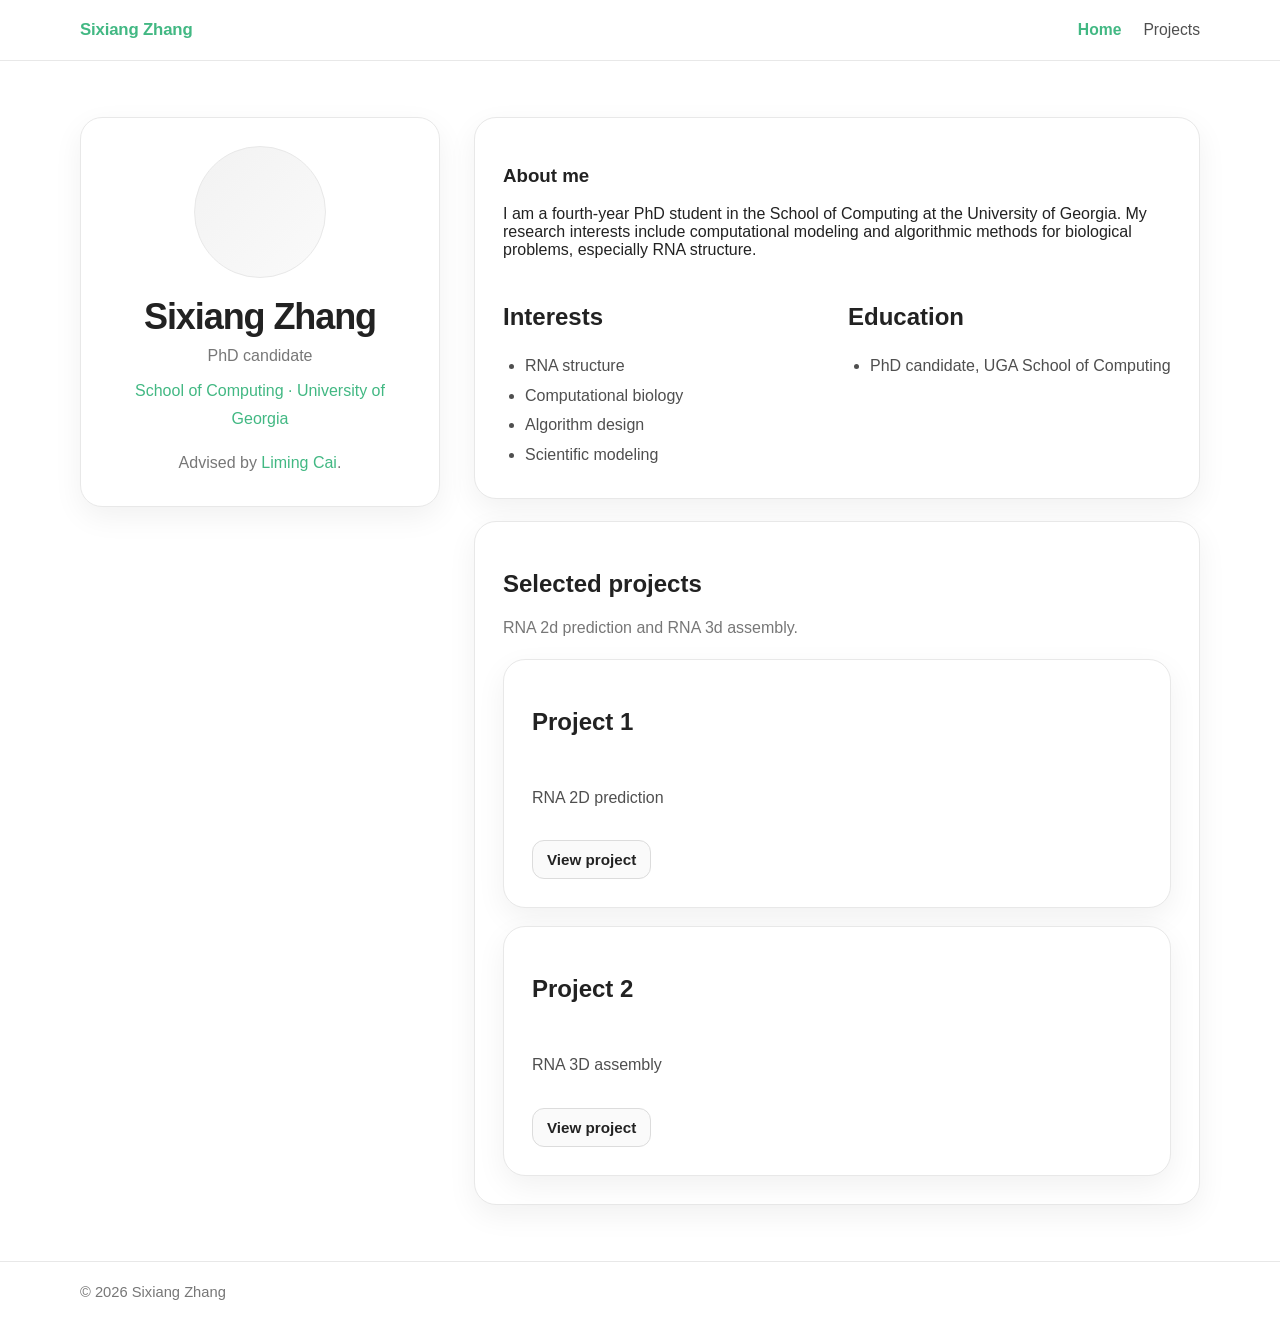
<file: index.html>
<!DOCTYPE html>
<html lang="en">
<head>
  <meta charset="UTF-8" />
  <meta name="viewport" content="width=device-width, initial-scale=1.0" />
  <title>Sixiang Zhang</title>
  <link rel="stylesheet" href="assets/style.css" />
</head>
<body>
  <header class="topbar">
    <div class="container topbar-inner">
      <a class="site-name" href="index.html">Sixiang Zhang</a>
      <nav class="nav">
        <a class="active" href="index.html">Home</a>
        <a href="projects/index.html">Projects</a>
      </nav>
    </div>
  </header>

  <main class="page">
    <div class="container">
      <section class="grid">
        <aside class="card profile-card">
          <div class="avatar"></div>
          <h2 class="name">Sixiang Zhang</h2>
          <p class="role">PhD candidate</p>
          <div class="affiliation">
            <a href="https://computing.uga.edu/">School of Computing · University of Georgia</a>
          </div>
          <div class="meta">
            Advised by <a href="https://limingcai-uga.github.io/">Liming Cai</a>.
          </div>
        </aside>

        <div class="section-stack">
          <section class="card">
            <h1>About me</h1>
            <p class="lead">I am a fourth-year PhD student in the School of Computing at the University of Georgia. My research interests include computational modeling and algorithmic methods for biological problems, especially RNA structure.</p>

            <div class="two-col">
              <div>
                <h2>Interests</h2>
                <ul class="list">
                  <li>RNA structure</li>
                  <li>Computational biology</li>
                  <li>Algorithm design</li>
                  <li>Scientific modeling</li>
                </ul>
              </div>
              <div>
                <h2>Education</h2>
                <ul class="list">
                  <li>PhD candidate, UGA School of Computing</li>
                </ul>
              </div>
            </div>
          </section>

          <section class="card">
            <h2 class="section-title">Selected projects</h2>
            <p class="section-sub">RNA 2d prediction and RNA 3d assembly.</p>
            <div class="project-list">
              <article class="card project-card"><h2>Project 1</h2><p>RNA 2D prediction</p><a class="project-link" href="projects/project1/index.html">View project</a></article>
              <article class="card project-card"><h2>Project 2</h2><p>RNA 3D assembly</p><a class="project-link" href="projects/project2/index.html">View project</a></article>
            </div>
          </section>
        </div>
      </section>
    </div>
  </main>

  <footer class="footer">
    <div class="container">© 2026 Sixiang Zhang</div>
  </footer>
</body>
</html>
</file>
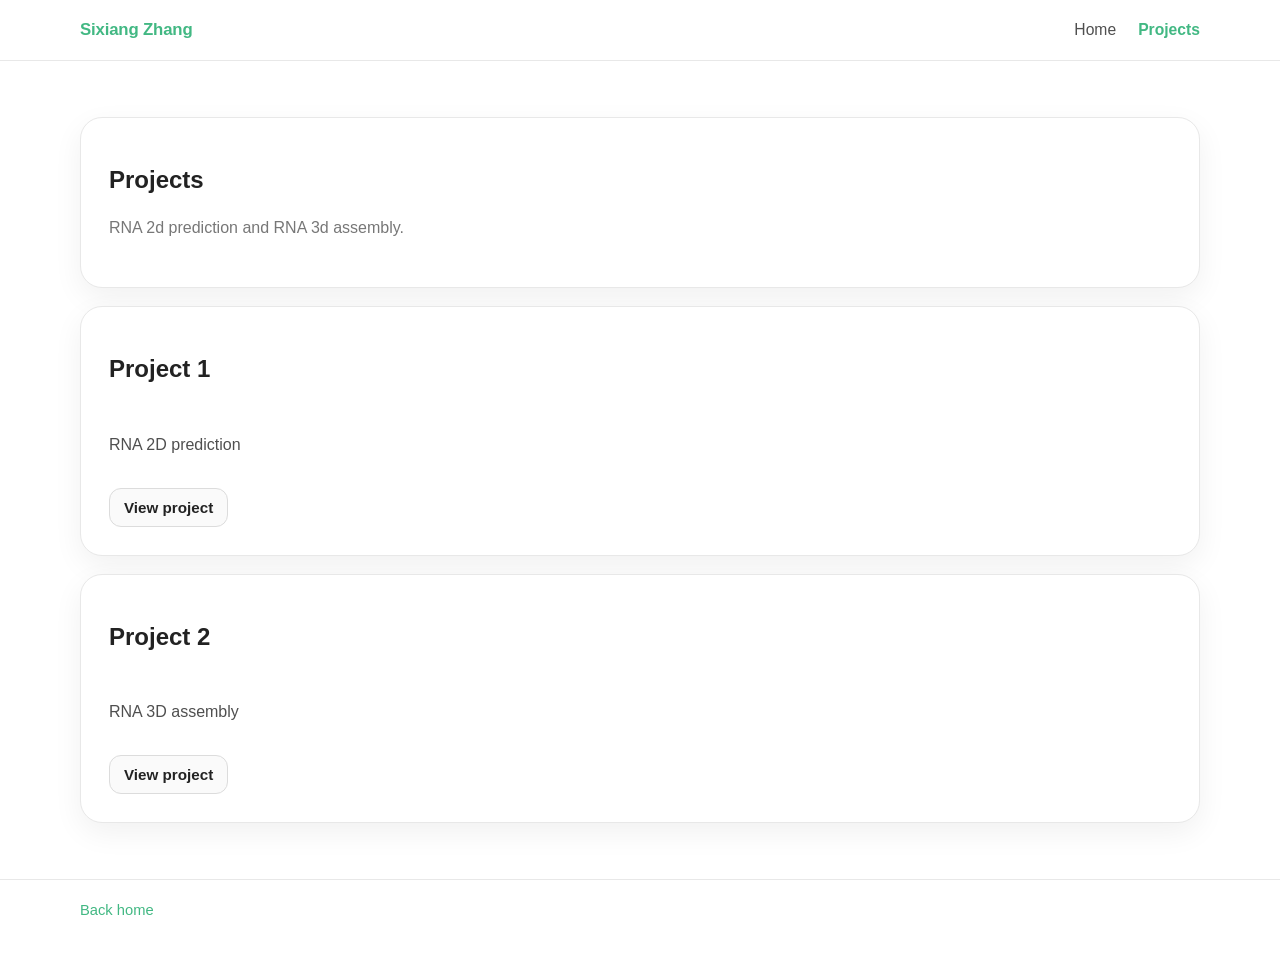
<file: projects/index.html>
<!DOCTYPE html>
<html lang="en">
<head>
  <meta charset="UTF-8" />
  <meta name="viewport" content="width=device-width, initial-scale=1.0" />
  <title>Projects | Sixiang Zhang</title>
  <link rel="stylesheet" href="../assets/style.css" />
</head>
<body>
  <header class="topbar">
    <div class="container topbar-inner">
      <a class="site-name" href="../index.html">Sixiang Zhang</a>
      <nav class="nav">
        <a href="../index.html">Home</a>
        <a class="active" href="../projects/index.html">Projects</a>
      </nav>
    </div>
  </header>

  <main class="page">
    <div class="container">
      <section class="card">
        <h1>Projects</h1>
        <p class="section-sub">RNA 2d prediction and RNA 3d assembly.</p>
      </section>

      <div style="height:18px"></div>

      <section class="project-list">
        <article class="card project-card"><h2>Project 1</h2><p>RNA 2D prediction</p><a class="project-link" href="project1/index.html">View project</a></article>
              <article class="card project-card"><h2>Project 2</h2><p>RNA 3D assembly</p><a class="project-link" href="project2/index.html">View project</a></article>
      </section>
    </div>
  </main>

  <footer class="footer">
    <div class="container"><a href="../index.html">Back home</a></div>
  </footer>
</body>
</html>
</file>
<file: assets/style.css>
:root{
  --bg:#ffffff;
  --panel:#ffffff;
  --panel-soft:#fafafa;
  --border:#e8e8e8;
  --border-strong:#dcdcdc;
  --text:#222222;
  --text-soft:#4f4f4f;
  --muted:#777777;
  --accent:#42b883;
  --accent-soft:#eff9f4;
  --shadow:0 10px 30px rgba(0,0,0,.06);
  --max-width:1120px;
}
*{box-sizing:border-box}
html{scroll-behavior:smooth}
body{
  margin:0;
  min-height:100vh;
  font-family:Inter,-apple-system,BlinkMacSystemFont,"Segoe UI",Arial,sans-serif;
  color:var(--text);
  background:var(--bg);
}
a{color:var(--accent);text-decoration:none}
a:hover{text-decoration:none}
.container{width:min(var(--max-width),calc(100% - 40px));margin:0 auto}
.topbar{
  position:sticky;top:0;z-index:20;
  background:rgba(255,255,255,.96);
  border-bottom:1px solid var(--border);
  backdrop-filter:blur(10px);
}
.topbar-inner{
  display:flex;justify-content:space-between;align-items:center;
  gap:18px;padding:20px 0;
}
.site-name{
  color:var(--accent);
  font-weight:700;
  font-size:1.05rem;
  letter-spacing:-.01em;
}
.nav{display:flex;gap:22px;flex-wrap:wrap;font-size:.98rem}
.nav a{color:var(--text-soft)}
.nav a.active{color:var(--accent);font-weight:600}
.page{padding:56px 0 56px}
.grid{
  display:grid;
  grid-template-columns:minmax(280px,360px) minmax(0,1fr);
  gap:34px;
  align-items:start;
}
.card{
  background:var(--panel);
  border:1px solid var(--border);
  border-radius:22px;
  padding:28px;
  box-shadow:var(--shadow);
}
.profile-card{
  text-align:center;
  position:sticky;
  top:96px;
}
.avatar{
  width:132px;
  height:132px;
  border-radius:999px;
  margin:0 auto 20px;
  background:linear-gradient(135deg,#f2f2f2,#fafafa);
  border:1px solid var(--border);
}
.name{
  font-size:2.25rem;
  line-height:1.08;
  letter-spacing:-.03em;
  margin:0 0 10px;
}
.role{
  color:var(--muted);
  font-size:1rem;
  margin:0 0 12px;
}
.affiliation{
  line-height:1.75;
  font-size:1rem;
}
.affiliation a{
  color:var(--accent);
}
.meta{
  margin-top:16px;
  color:var(--muted);
  line-height:1.8;
}
.two-col{
  display:grid;
  grid-template-columns:1fr 1fr;
  gap:22px;
  margin-top:24px;
}
.list{
  margin:0;
  padding-left:22px;
  color:var(--text-soft);
  line-height:1.85;
}
.section-stack{display:grid;gap:22px}
.project-list{display:grid;gap:18px}
.project-card{display:grid;gap:12px}
.project-card p{color:var(--text-soft);line-height:1.8}
.project-link{
  display:inline-flex;align-items:center;width:fit-content;
  padding:10px 14px;border-radius:12px;
  border:1px solid var(--border-strong);
  background:var(--panel-soft);
  color:var(--text);font-size:.95rem;font-weight:600;
}
.project-link:hover{
  border-color:var(--accent);
  box-shadow:0 0 0 4px rgba(66,184,131,.08);
}
.section-title{
  margin-bottom:8px;
}
.section-sub{
  color:var(--muted);
  line-height:1.7;
  margin-bottom:18px;
}
.footer{
  border-top:1px solid var(--border);
  padding:22px 0 40px;
  color:var(--muted);
  font-size:.92rem;
}
@media (max-width:900px){
  .grid{grid-template-columns:1fr}
  .profile-card{position:static}
}
@media (max-width:640px){
  .container{width:min(var(--max-width),calc(100% - 24px))}
  .topbar-inner{flex-direction:column;align-items:flex-start}
  .page{padding:36px 0 42px}
  .card{padding:20px;border-radius:18px}
  .two-col{grid-template-columns:1fr}
  .name{font-size:1.9rem}
}
</file>
